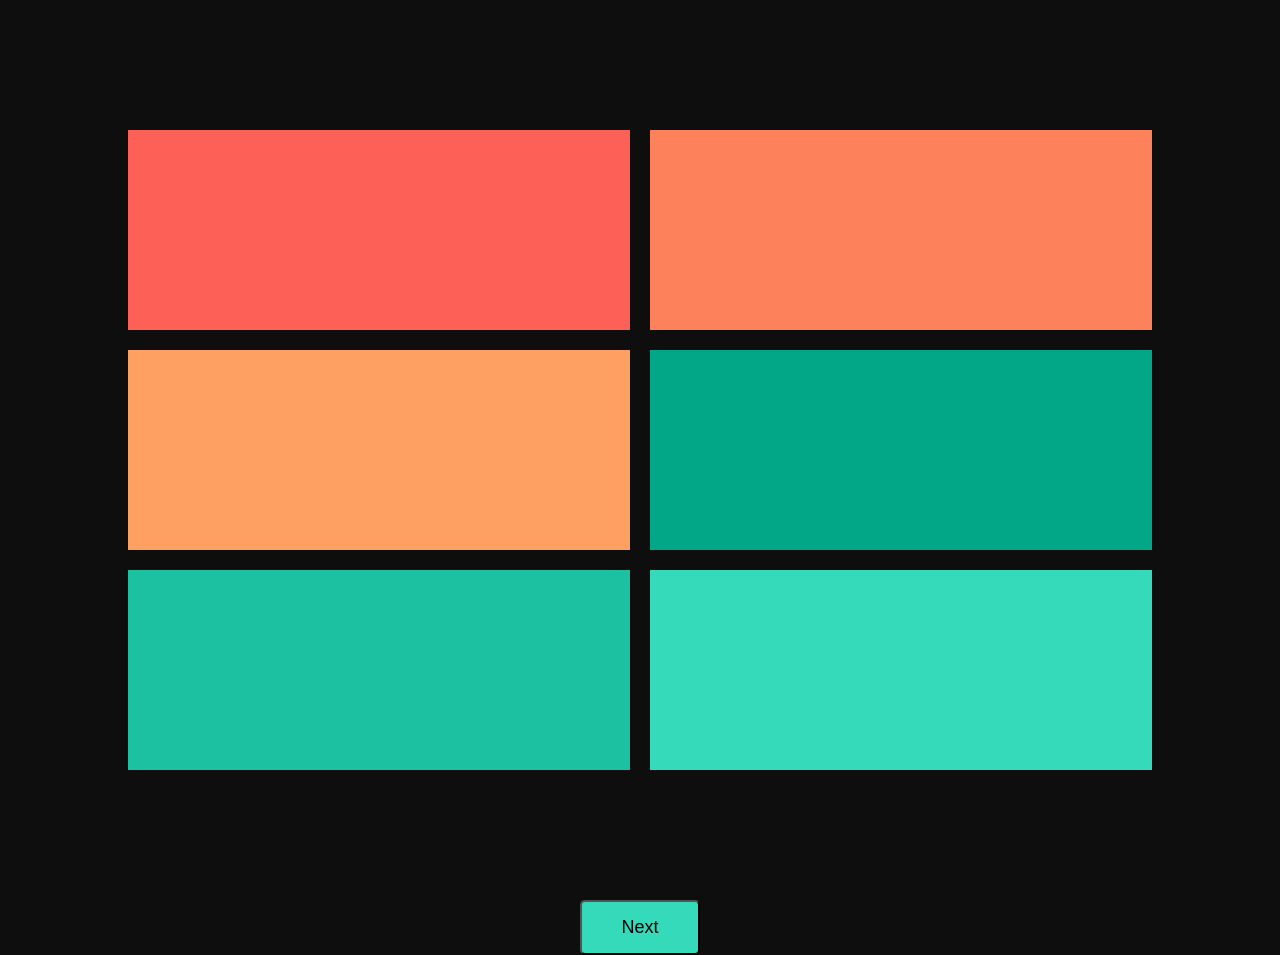
<file: index.html>
<!DOCTYPE html>
<html lang="en">
<head>
    <meta charset="UTF-8">
    <meta name="viewport" content="width=device-width, initial-scale=1.0">
    <title>Grid Layout Practice</title>
    <link rel="stylesheet" href="./styles/style.css">
</head>
<body>
    <div class="main-container">
        <div class="parent">
            <div class="children background-pink" id="child-1"></div>
            <div class="children background-light-pink" id="child-2"></div>
            <div class="children background-color-orange" id="child-3"></div>
            <div class="children background-color-light-green" id="child-4"></div>
            <div class="children background-color-blue" id="child-5"></div>
            <div class="children background-color-blue-light" id="child-6"></div>
        </div>
    </div>
    <div class="buttons">
        <a href="page2.html"><button class="nxt-btn">Next</button></a>
    </div>
</body>
</html>
</file>
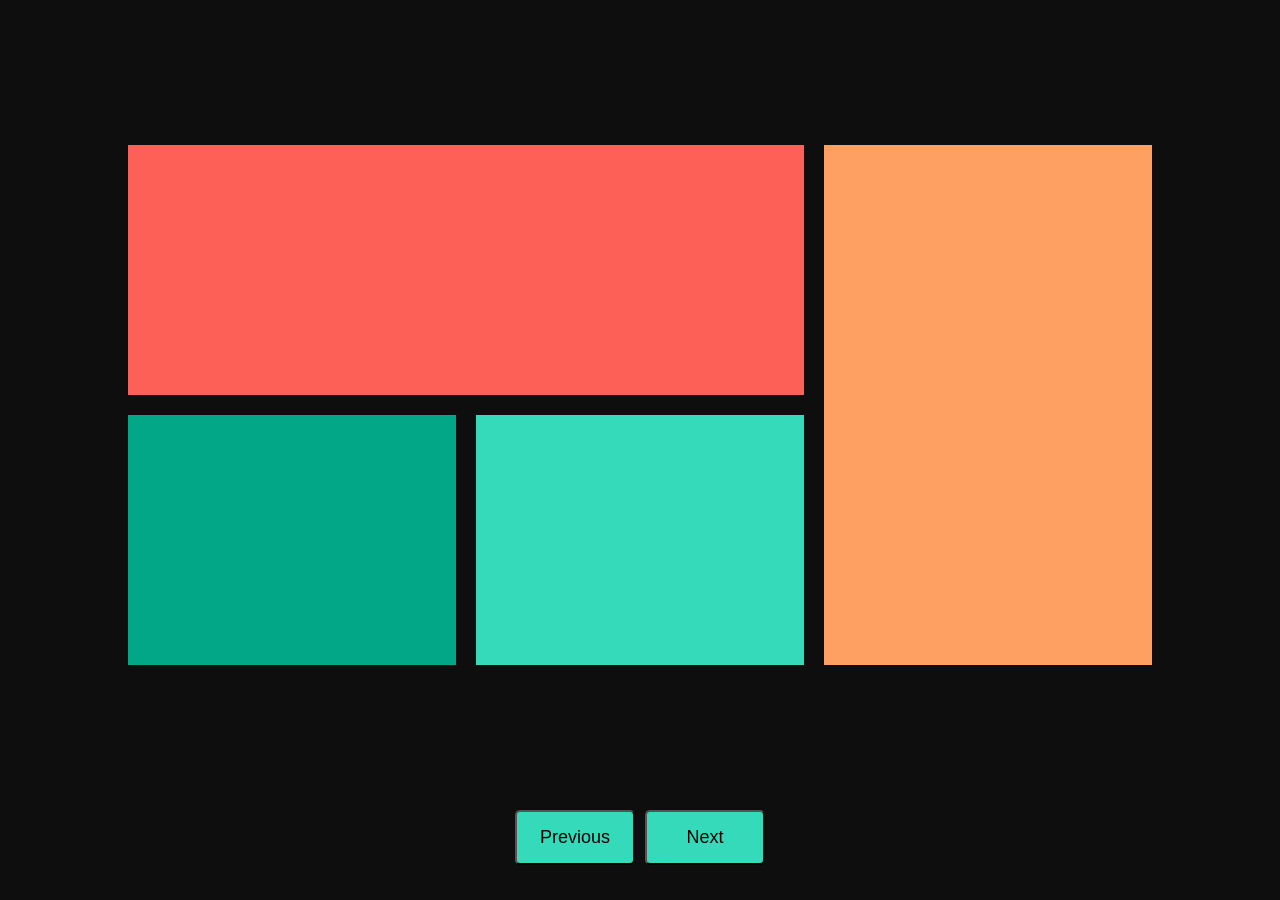
<file: page2.html>
<!DOCTYPE html>
<html lang="en">
<head>
    <meta charset="UTF-8">
    <meta name="viewport" content="width=device-width, initial-scale=1.0">
    <title>Grid Layout Practice</title>
    <link rel="stylesheet" href="./styles/style2.css">
</head>
<body>
    <div class="main-container">
        <div class="parent">
            <div class="children background-pink" id="child-1"></div>
            <div class="children background-color-orange" id="child-2"></div>
            <div class="children background-color-light-green" id="child-3"></div>
            <div class="children background-color-blue-light" id="child-4"></div>
        </div>
    </div>
    <div class="buttons">
        <a href="index.html"><button class="prev-btn">Previous</button></a>
        <a href="page3.html"><button class="nxt-btn">Next</button></a>
    </div>
  
</body>
</html>
</file>
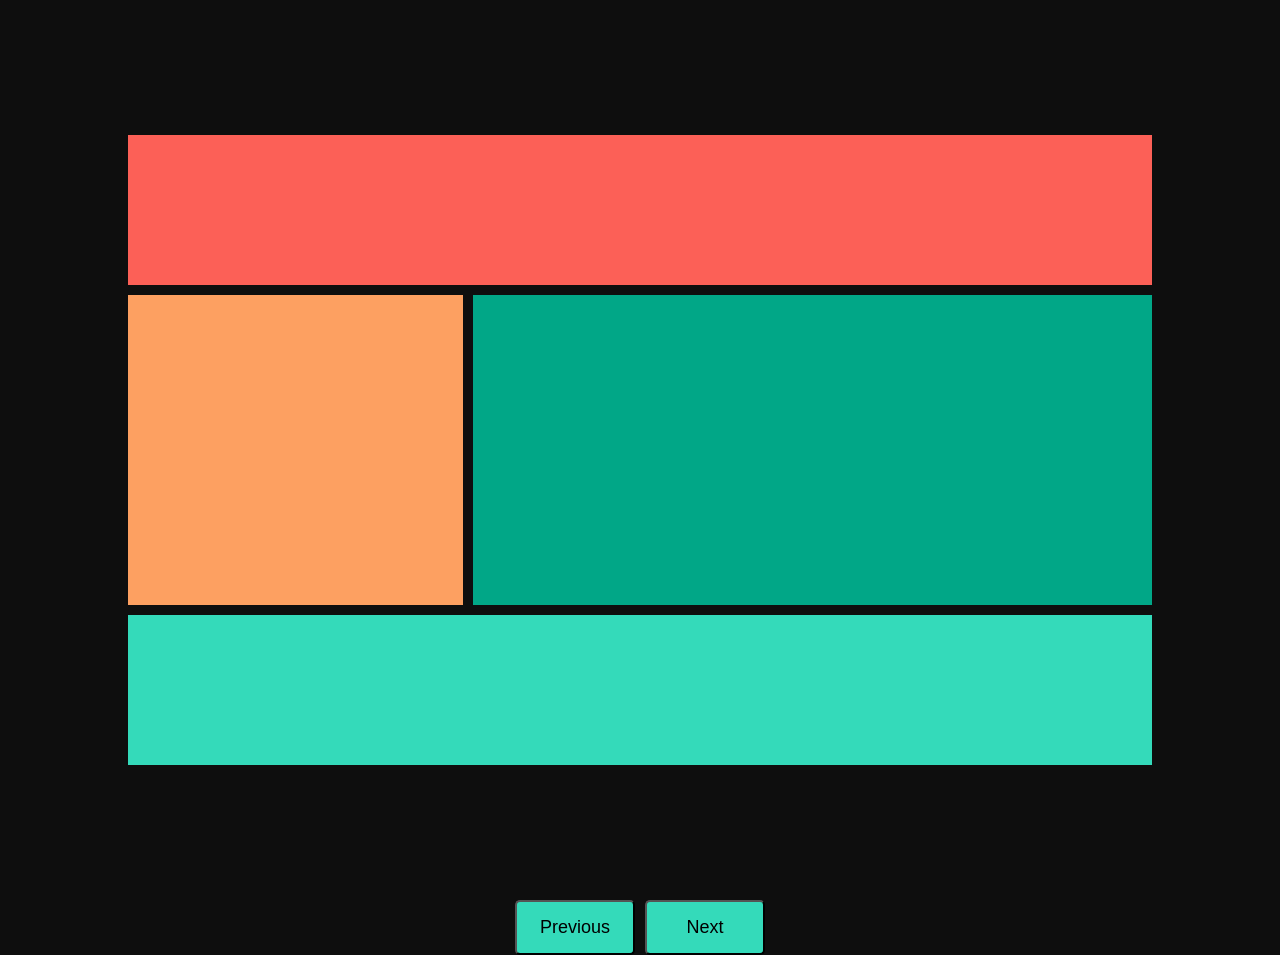
<file: page3.html>
<!DOCTYPE html>
<html lang="en">
<head>
    <meta charset="UTF-8">
    <meta name="viewport" content="width=device-width, initial-scale=1.0">
    <title>Grid Layout Practice</title>
    <link rel="stylesheet" href="./styles/style3.css">
</head>
<body>
    <div class="main-container">
        <div class="parent">
            <div class="children background-pink" id="child-1"></div>
            <div class="children background-color-orange" id="child-2"></div>
            <div class="children background-color-light-green" id="child-3"></div>
            <div class="children background-color-blue-light" id="child-4"></div>
        </div>
    </div>
    <div class="buttons">
        <a href="page2.html"><button class="prev-btn">Previous</button></a>
        <a href="page4.html"><button class="nxt-btn">Next</button></a>
    </div>
  
</body>
</html>
</file>
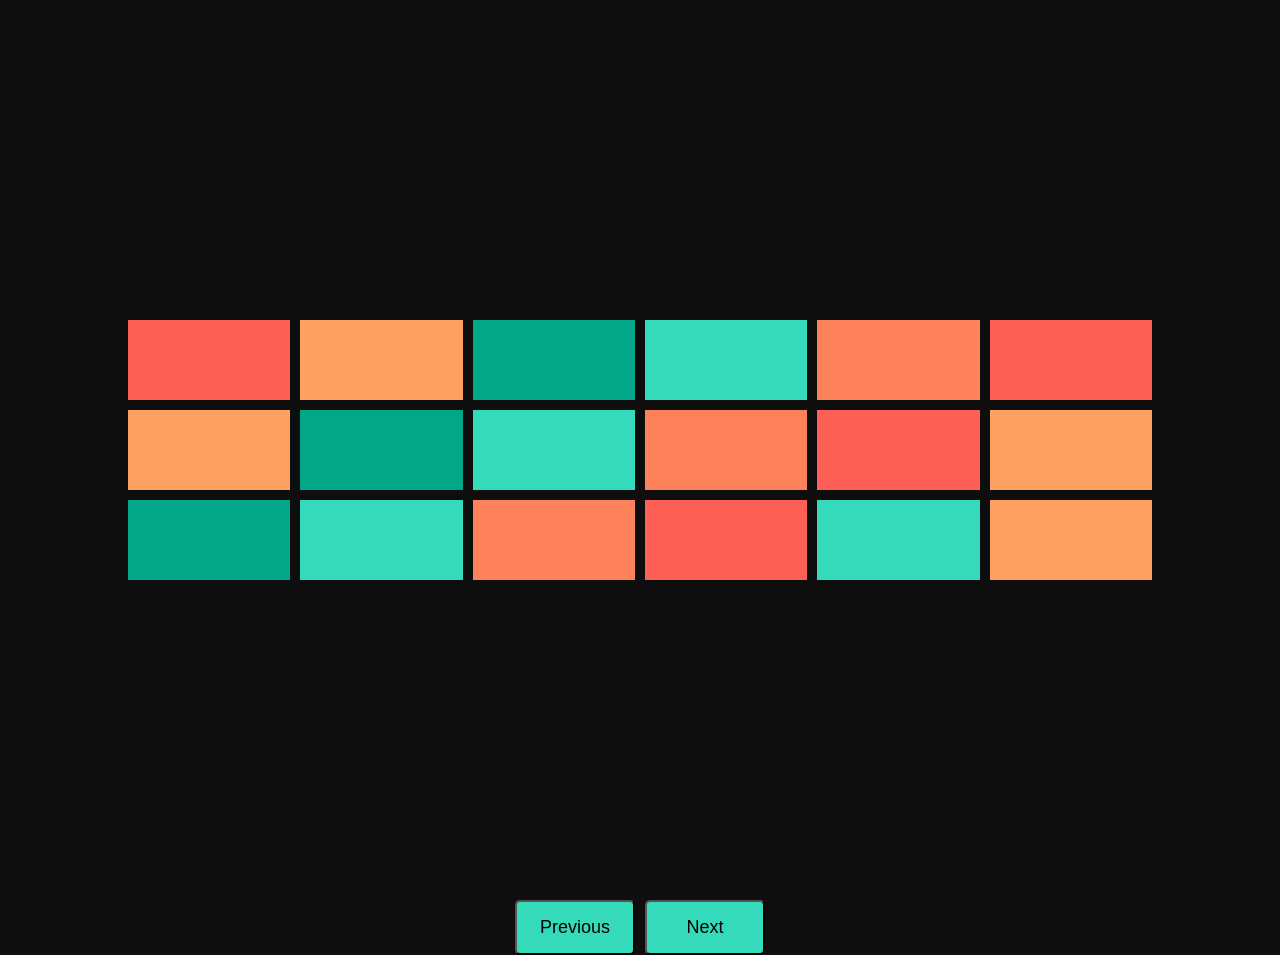
<file: page5.html>
<!DOCTYPE html>
<html lang="en">
<head>
    <meta charset="UTF-8">
    <meta name="viewport" content="width=device-width, initial-scale=1.0">
    <title>Grid Layout Practice</title>
    <link rel="stylesheet" href="./styles/style5.css">
</head>
<body>
    <div class="main-container">
        <div class="parent">
            <div class="children background-pink" id="child-1"></div>
            <div class="children background-color-orange" id="child-2"></div>
            <div class="children background-color-light-green" id="child-3"></div>
            <div class="children background-color-blue-light" id="child-4"></div>
            <div class="children background-light-pink" id="child-5"></div>
            <div class="children background-pink" id="child-6"></div>
            <div class="children background-color-orange" id="child-7"></div>
            <div class="children background-color-light-green" id="child-8"></div>
            <div class="children background-color-blue-light" id="child-9"></div>
            <div class="children background-light-pink" id="child-10"></div>
            <div class="children background-pink" id="child-11"></div>
            <div class="children background-color-orange" id="child-12"></div>
            <div class="children background-color-light-green" id="child-13"></div>
            <div class="children background-color-blue-light" id="child-14"></div>
            <div class="children background-light-pink" id="child-15"></div>
            <div class="children background-pink" id="child-16"></div>
            <div class="children background-color-blue-light" id="child-17"></div>
            <div class="children background-color-orange" id="child-18"></div>
        </div>
    </div>
    <div class="buttons">
        <a href="page4.html"><button class="prev-btn">Previous</button></a>
        <a href="page6.html"><button class="nxt-btn">Next</button></a>
    </div>
  
</body>
</html>
</file>
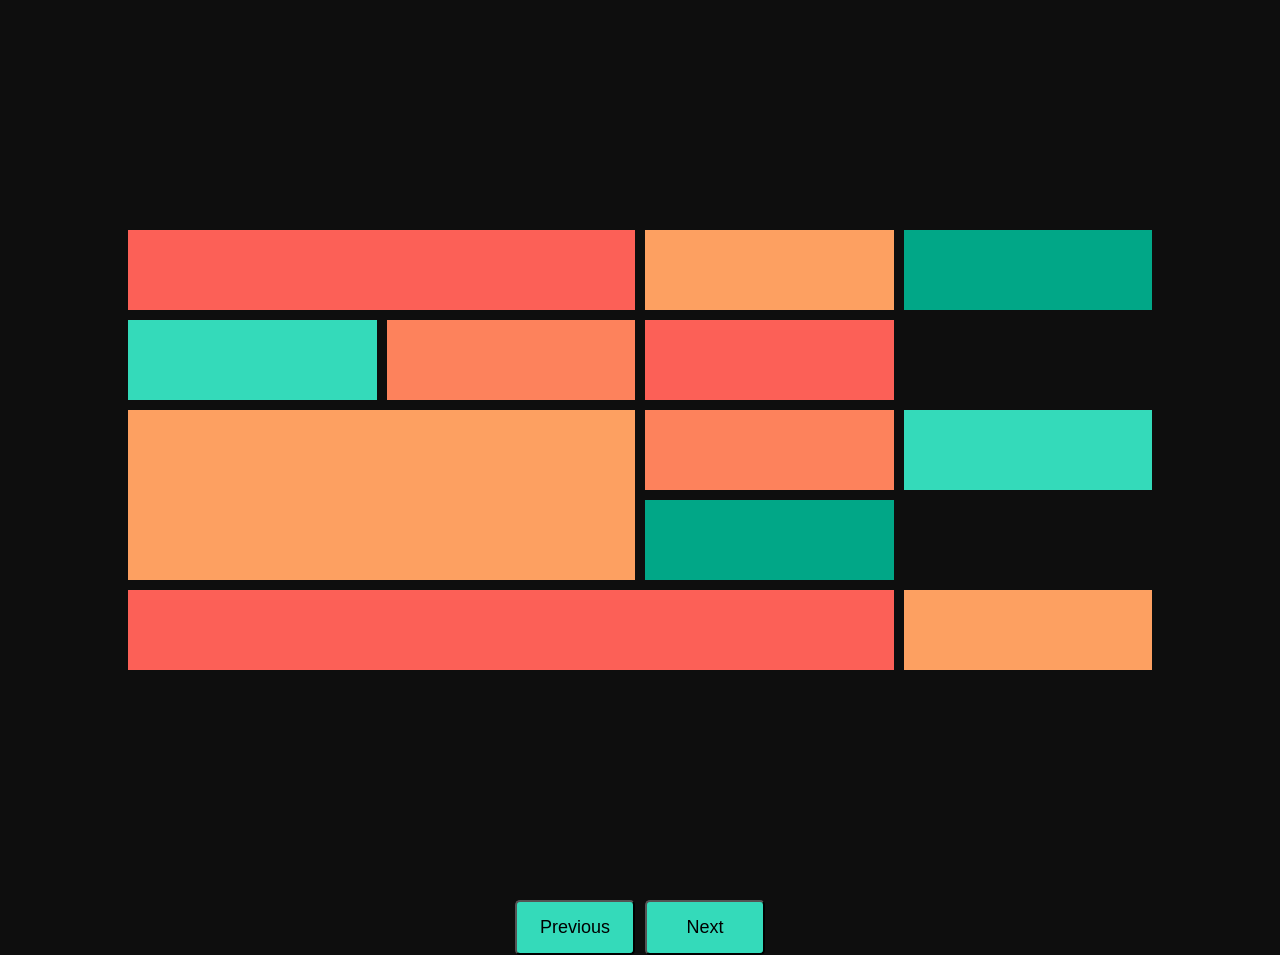
<file: page6.html>
<!DOCTYPE html>
<html lang="en">
<head>
    <meta charset="UTF-8">
    <meta name="viewport" content="width=device-width, initial-scale=1.0">
    <title>Grid Layout Practice</title>
    <link rel="stylesheet" href="./styles/style6.css">
</head>
<body>
    <div class="main-container">
        <div class="parent">
            <div class="children background-pink" id="child-1"></div>
            <div class="children background-color-orange" id="child-2"></div>
            <div class="children background-color-light-green" id="child-3"></div>
            <div class="children background-color-blue-light" id="child-4"></div>
            <div class="children background-light-pink" id="child-5"></div>
            <div class="children background-pink" id="child-6"></div>
            <div class="children background-color-orange" id="child-7"></div>
            <div class="children background-color-light-green" id="child-8"></div>
            <div class="children background-color-blue-light" id="child-9"></div>
            <div class="children background-light-pink" id="child-10"></div>
            <div class="children background-pink" id="child-11"></div>
            <div class="children background-color-orange" id="child-12"></div>
        </div>
    </div>
    <div class="buttons">
        <a href="page5.html"><button class="prev-btn">Previous</button></a>
        <a href="page7.html"><button class="nxt-btn">Next</button></a>
    </div>
  
</body>
</html>
</file>
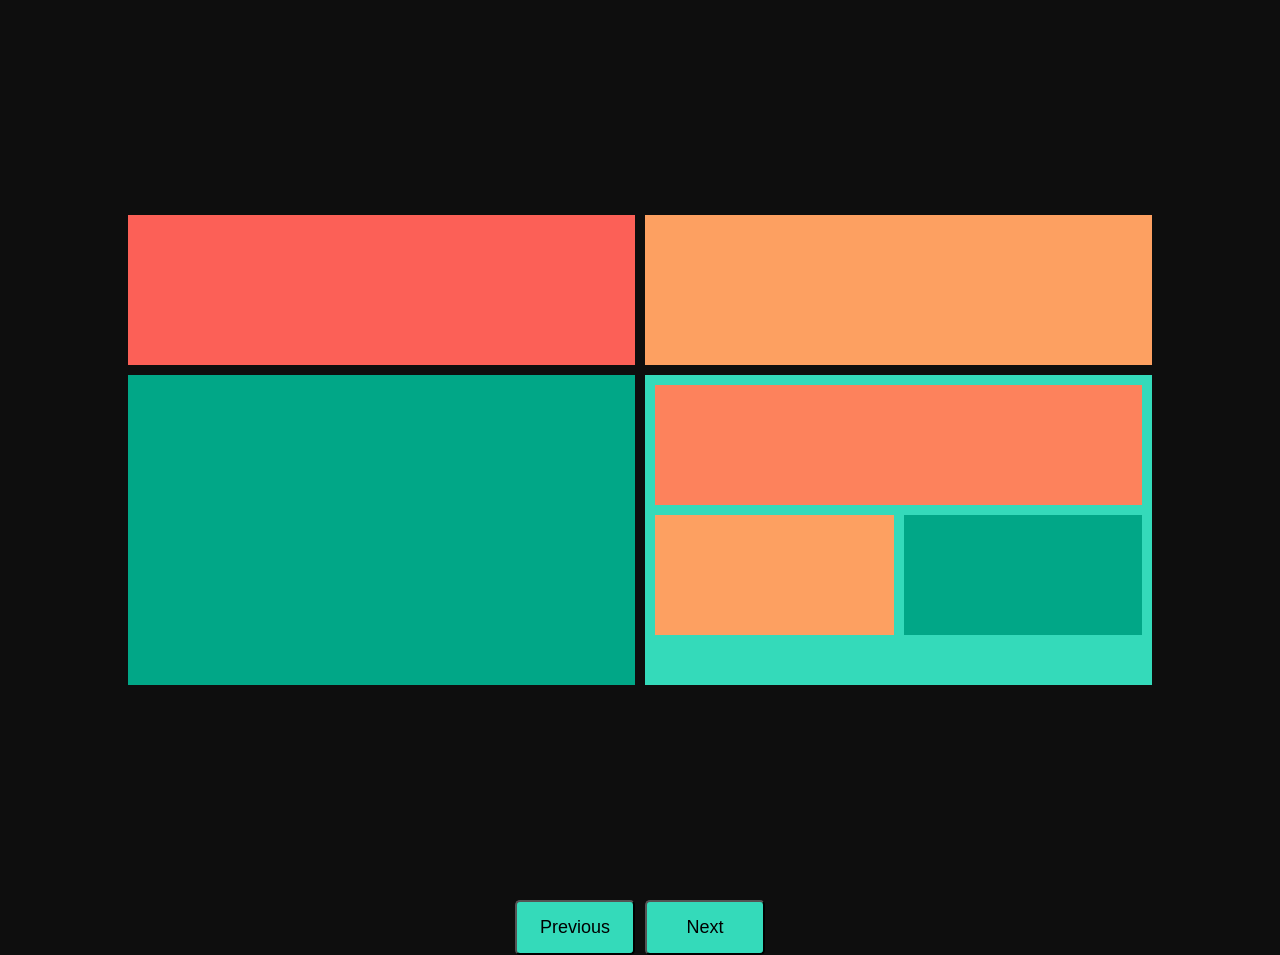
<file: page7.html>
<!DOCTYPE html>
<html lang="en">

<head>
    <meta charset="UTF-8">
    <meta name="viewport" content="width=device-width, initial-scale=1.0">
    <title>Grid Layout Practice</title>
    <link rel="stylesheet" href="./styles/style7.css">
</head>

<body>
    <div class="main-container">
        <div class="parent">
            <div class="children background-pink" id="child-1"></div>
            <div class="children background-color-orange" id="child-2"></div>
            <div class="children background-color-light-green" id="child-3"></div>
            <div class="children background-color-blue-light" id="child-4">
                    <div class="grandchild background-light-pink" id="grandchild-1"></div>
                    <div class="grandchild background-color-orange" id="grandchild-2"></div>
                    <div class="grandchild background-color-light-green" id="grandchild-3"></div>
            </div>
        </div>
    </div>
    <div class="buttons">
        <a href="page6.html"><button class="prev-btn">Previous</button></a>
        <a href="page8.html"><button class="nxt-btn">Next</button></a>
    </div>

</body>

</html>
</file>
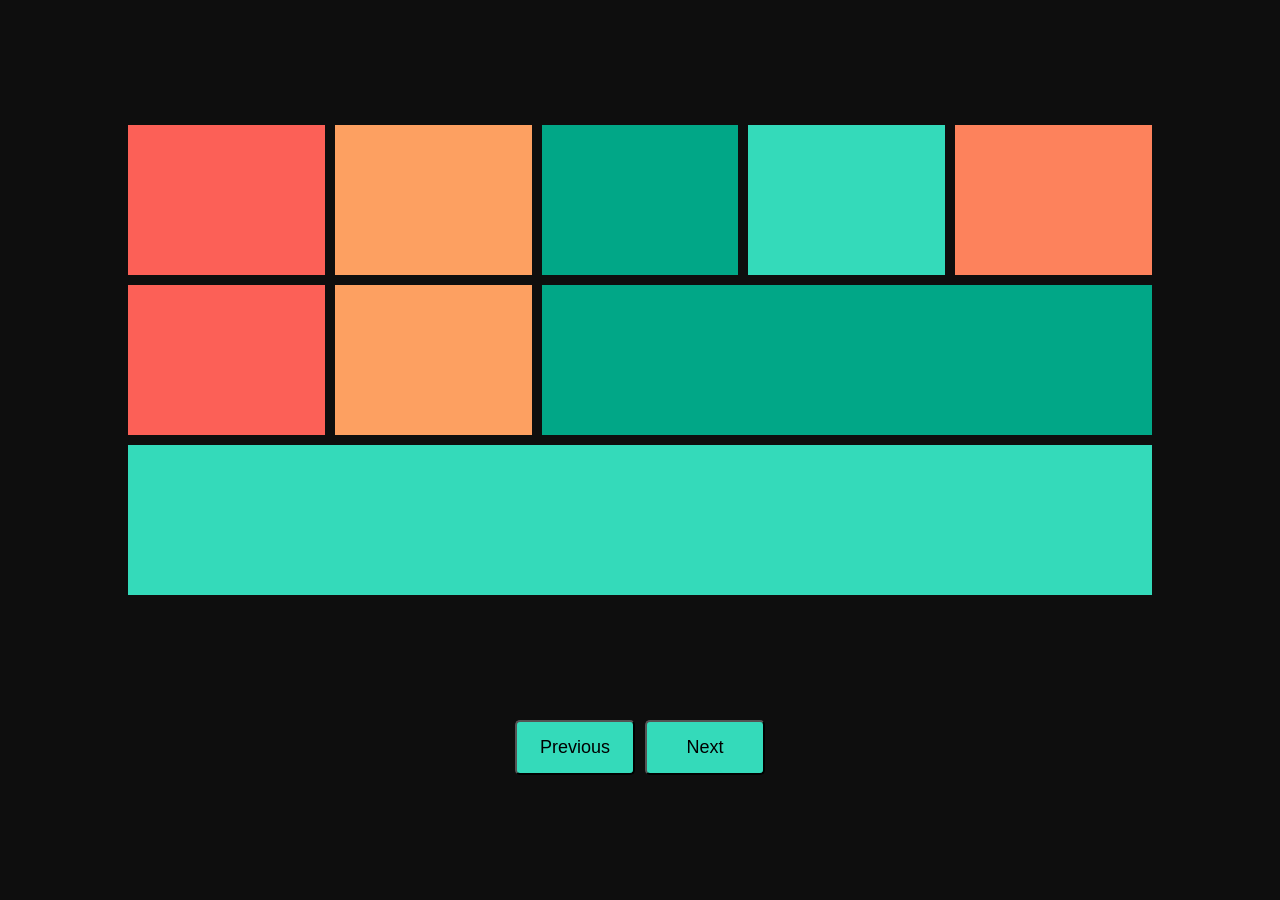
<file: page8.html>
<!DOCTYPE html>
<html lang="en">

<head>
    <meta charset="UTF-8">
    <meta name="viewport" content="width=device-width, initial-scale=1.0">
    <title>Grid Layout Practice</title>
    <link rel="stylesheet" href="./styles/style8.css">
</head>

<body>
    <div class="main-container">
        <div class="parent">
            <div class="children background-pink" id="child-1"></div>
            <div class="children background-color-orange" id="child-2"></div>
            <div class="children background-color-light-green" id="child-3"></div>
            <div class="children background-color-blue-light" id="child-4"></div>
            <div class="children background-light-pink" id="child-5"></div>
            <div class="children background-pink" id="child-6"></div>
            <div class="children background-color-orange" id="child-7"></div>
            <div class="children background-color-light-green" id="child-8"></div>
            <div class="children background-color-blue-light" id="child-9"></div>
        </div>
    </div>
    <div class="buttons">
        <a href="page7.html"><button class="prev-btn">Previous</button></a>
        <a href="page9.html"><button class="nxt-btn">Next</button></a>
    </div>

</body>
</html>
</file>
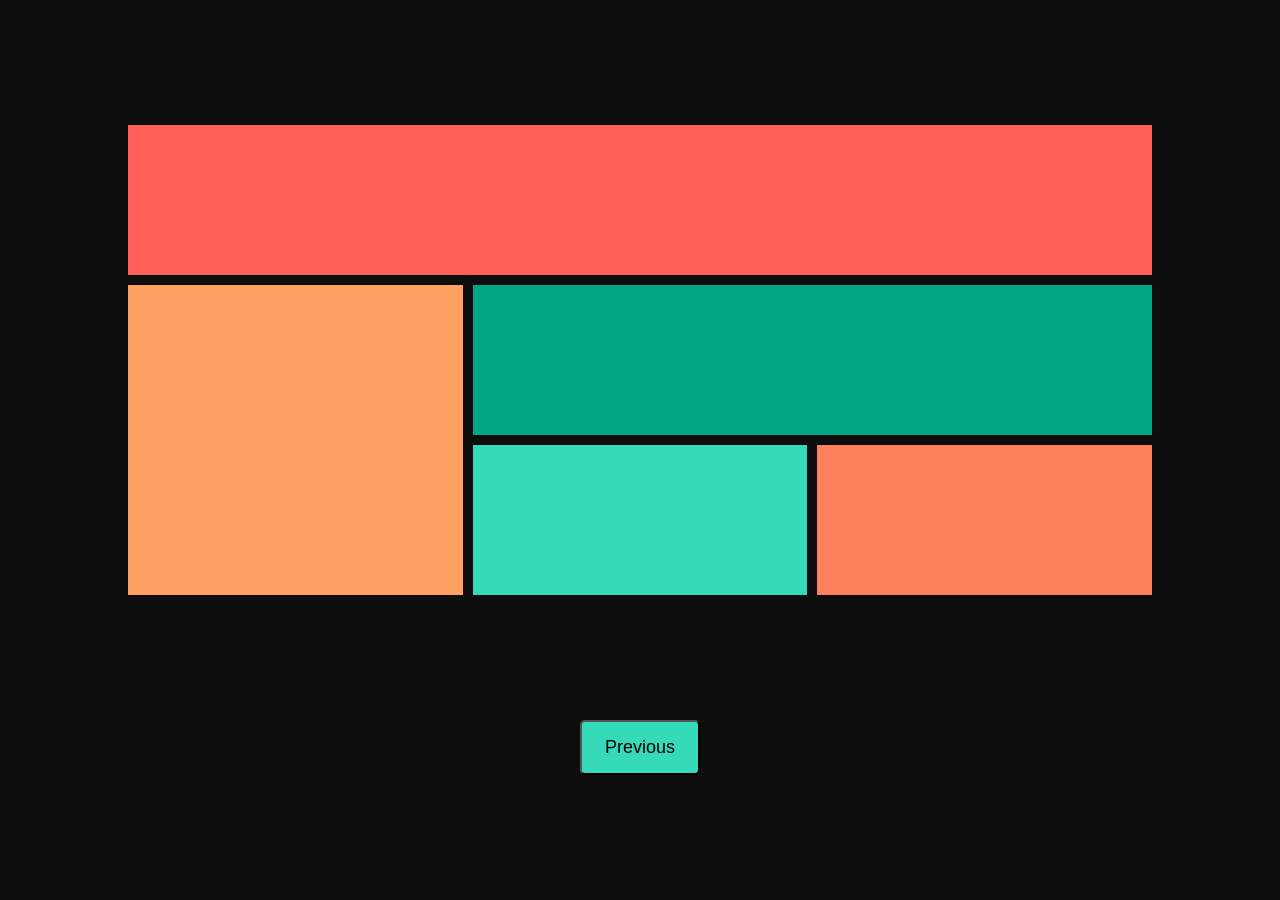
<file: page9.html>
<!DOCTYPE html>
<html lang="en">

<head>
    <meta charset="UTF-8">
    <meta name="viewport" content="width=device-width, initial-scale=1.0">
    <title>Grid Layout Practice</title>
    <link rel="stylesheet" href="./styles/style9.css">
</head>

<body>
    <div class="main-container">
        <div class="parent">
            <div class="children background-pink" id="child-1"></div>
            <div class="children background-color-orange" id="child-2"></div>
            <div class="children background-color-light-green" id="child-3"></div>
            <div class="children background-color-blue-light" id="child-4"></div>
            <div class="children background-light-pink" id="child-5"></div>
        </div>
    </div>
    <div class="buttons">
        <a href="page8.html"><button class="prev-btn">Previous</button></a>
    </div>

</body>

</html>
</file>
<file: styles/style.css>
* {
    margin: 0;
    padding: 0;
    box-sizing: border-box;
}

body {
    background-color: #0e0e0e;
    overflow-x: hidden;
}


.main-container {
    width: 100vw;
    height: 100vh; 
    display: flex;
    justify-content: center;
    align-items: center;
}



.parent {
    width: 80vw;
    display: grid;
    grid-template-columns: repeat(3, 1fr);
    grid-template-rows: repeat(2, 250px);
    gap: 20px;
}



.background-pink {
    background-color: #fc6057;
}

.background-light-pink {
    background-color: #fd825c;
}

.background-color-orange {
    background-color: #fda061;
}

.background-color-light-green {
    background-color: #01a787;
}

.background-color-blue {
    background-color: #1bc1a1;
}

.background-color-blue-light {
    background-color: #34daba;
}

button {
    padding: 15px 0;
    width: 120px;
    background-color: #34daba;
    font-family: 'Gill Sans', 'Gill Sans MT', Calibri, 'Trebuchet MS', sans-serif;
    font-size: 18px;
    border-radius: 5px;
    cursor: pointer;
}

.buttons a {
    text-decoration: none;
    color: #0e0e0e;
    
}

.buttons {
    display: flex;
    gap: 10px;
    justify-content: center;
    align-items: center;
}








@media(max-width: 1300px){
    .parent {
        width: 80vw;
        display: grid;
        grid-template-columns: repeat(2, 1fr);
        grid-template-rows: repeat(3, 200px);
        gap: 20px;
    }
}


@media(max-width: 900px) {
    .parent {
        width: 80vw;
        display: grid;
        grid-template-columns: repeat(1, 1fr);
        grid-template-rows: repeat(4, 200px);
        gap: 20px;
    }
}


@media(max-width: 640px) {
    .parent {
        width: 80vw;
        display: grid;
        grid-template-columns: repeat(1, 1fr);
        grid-template-rows: repeat(4, 150px);
        gap: 20px;
    }
}
</file>
<file: styles/style2.css>
* {
    margin: 0;
    padding: 0;
    box-sizing: border-box;
}

body {
    background-color: #0e0e0e;
}


.main-container {
    width: 100vw;
    height: 90vh; 
    display: flex;
    justify-content: center;
    align-items: center;
}

.parent {
    width: 80vw;
    display: grid;
    grid-template-columns: repeat(3, 1fr);
    grid-template-rows: repeat(2, 250px);
    gap: 20px;
}


#child-1 {
    grid-column: 1/3;
}

#child-2 {
    grid-column: 3/4;
    grid-row: 1/3;
}

.background-pink {
    background-color: #fc6057;
}

.background-color-orange {
    background-color: #fda061;
}
.background-color-light-green {
    background-color: #01a787;
}

.background-color-blue-light {
    background-color: #34daba;
}

button {
    padding: 15px 0;
    width: 120px;
    background-color: #34daba;
    font-family: 'Gill Sans', 'Gill Sans MT', Calibri, 'Trebuchet MS', sans-serif;
    font-size: 18px;
    border-radius: 5px;
    cursor: pointer;
}

.buttons a {
    text-decoration: none;
    color: #0e0e0e;
    
}

.buttons {
    display: flex;
    gap: 10px;
    justify-content: center;
    align-items: center;
}

@media(max-width: 1020px ) {
    .parent {
        width: 80vw;
        display: grid;
        grid-template-columns: repeat(2, 1fr);
        grid-template-rows: repeat(3, 200px);
        gap: 20px;
    }
    
    #child-1 {
        grid-column: auto;
    }
    
    #child-2 {
        grid-column: auto;
        grid-row: auto;
    }
}

@media(max-width: 640px) {
    .parent {
        width: 80vw;
        display: grid;
        grid-template-columns: repeat(1, 1fr);
        grid-template-rows: repeat(4, 100px);
        gap: 20px;
    }
    
}
</file>
<file: styles/style3.css>
* {
    margin: 0;
    padding: 0;
    box-sizing: border-box;
}

body {
    background-color: #0e0e0e;
}


.main-container {
    width: 100vw;
    height: 100vh; 
    display: flex;
    justify-content: center;
    align-items: center;
}

.parent {
    width: 80vw;
    display: grid;
    grid-template-columns: repeat(3, 1fr);
    grid-template-rows: repeat(4, 150px);
    gap: 10px;
}

#child-1 {
    grid-column: 1/4;
}

#child-2 {
    grid-row: 2/4;
}

#child-3 {
    grid-column: 2/4;
    grid-row: 2/4;
}

#child-4 {
    grid-column: 1/4;
}

.background-pink {
    background-color: #fc6057;
}

.background-color-orange {
    background-color: #fda061;
}
.background-color-light-green {
    background-color: #01a787;
}

.background-color-blue-light {
    background-color: #34daba;
}
button {
    padding: 15px 0;
    width: 120px;
    background-color: #34daba;
    font-family: 'Gill Sans', 'Gill Sans MT', Calibri, 'Trebuchet MS', sans-serif;
    font-size: 18px;
    border-radius: 5px;
    cursor: pointer;
}

.buttons a {
    text-decoration: none;
    color: #0e0e0e;
    
}

.buttons {
    display: flex;
    gap: 10px;
    justify-content: center;
    align-items: center;
}

@media(max-width: 1020px) {
    .parent {
        width: 80vw;
        display: grid;
        grid-template-columns: repeat(2, 1fr);
        grid-template-rows: repeat(4, 150px);
        gap: 10px;
    }
    
}

@media(max-width: 720px) {
    .parent {
        width: 80vw;
        display: grid;
        grid-template-columns: repeat(1, 1fr);
        grid-template-rows: repeat(5, 90px);
        gap: 10px;
    }

    #child-1 {
        grid-column: auto;
    }
    
    #child-2 {
        grid-row: auto;
    }
    
    #child-3 {
        grid-column: auto;
        grid-row: 2/4;
    }
    
    #child-4 {
        grid-column: auto;
    }
    
}
</file>
<file: styles/style5.css>
* {
    margin: 0;
    padding: 0;
    box-sizing: border-box;
}

body {
    background-color: #0e0e0e;
}


.main-container {
    width: 100vw;
    height: 100vh; 
    display: flex;
    justify-content: center;
    align-items: center;
}

.parent {
    width: 80vw;
    display: grid;
    grid-template-columns: repeat(6, 1fr);
    grid-template-rows: repeat(3, 80px);
    gap: 10px;
}









button {
    padding: 15px 0;
    width: 120px;
    background-color: #34daba;
    font-family: 'Gill Sans', 'Gill Sans MT', Calibri, 'Trebuchet MS', sans-serif;
    font-size: 18px;
    border-radius: 5px;
    cursor: pointer;
}

.buttons a {
    text-decoration: none;
    color: #0e0e0e;
    
}

.buttons {
    display: flex;
    gap: 10px;
    justify-content: center;
    align-items: center;
}






.background-pink {
    background-color: #fc6057;
}

.background-color-orange {
    background-color: #fda061;
}
.background-color-light-green {
    background-color: #01a787;
}

.background-color-blue-light {
    background-color: #34daba;
}

.background-color-blue {
    background-color: #1bc1a1;
}

.background-light-pink {
    background-color: #fd825c;
}

@media (max-width: 940px) {
    .parent {
        width: 80vw;
        display: grid;
        grid-template-columns: repeat(3, 1fr);
        grid-template-rows: repeat(6, 80px);
        gap: 10px;
    }
    
}
@media (max-width: 640px) {
    .parent {
        width: 80vw;
        display: grid;
        grid-template-columns: repeat(2, 1fr);
        grid-template-rows: repeat(9, 60px);
        gap: 10px;
    }
    
}
</file>
<file: styles/style6.css>
* {
    margin: 0;
    padding: 0;
    box-sizing: border-box;
}

body {
    background-color: #0e0e0e;
}


.main-container {
    width: 100vw;
    height: 100vh; 
    display: flex;
    justify-content: center;
    align-items: center;
}

.parent {
    width: 80vw;
    display: grid;
    grid-template-columns: repeat(4, 1fr);
    grid-template-rows: repeat(5, 80px);
    gap: 10px;
}

#child-1 {
    grid-column: 1/3;
}

#child-7 {
    grid-column: 1/3;
    grid-row: 3/5;
}

#child-8 {
    grid-row: 4/5;
    grid-column: 3/4;
}

#child-9 {
    grid-row: 3/4;
    grid-column: 4/5;
}

#child-10 {
    grid-column: 3/4;
    grid-row: 3/4;
}

#child-11 {
    grid-column: 1/4;
    grid-row: 5/6;
}

#child-12 {
    grid-column: 4/5;
    grid-row: 5/6;
}



button {
    padding: 15px 0;
    width: 120px;
    background-color: #34daba;
    font-family: 'Gill Sans', 'Gill Sans MT', Calibri, 'Trebuchet MS', sans-serif;
    font-size: 18px;
    border-radius: 5px;
    cursor: pointer;
}

.buttons a {
    text-decoration: none;
    color: #0e0e0e;
    
}

.buttons {
    display: flex;
    gap: 10px;
    justify-content: center;
    align-items: center;
}

.background-pink {
    background-color: #fc6057;
}

.background-color-orange {
    background-color: #fda061;
}
.background-color-light-green {
    background-color: #01a787;
}

.background-color-blue-light {
    background-color: #34daba;
}

.background-color-blue {
    background-color: #1bc1a1;
}

.background-light-pink {
    background-color: #fd825c;
}


@media (max-width: 740px) {
    .parent {
        width: 80vw;
        display: grid;
        grid-template-columns: repeat(3, 1fr);
        grid-template-rows: repeat(5, 80px);
        gap: 10px;
    }
}
</file>
<file: styles/style7.css>
* {
    margin: 0;
    padding: 0;
    box-sizing: border-box;
}

body {
    background-color: #0e0e0e;
}


.main-container {
    width: 100vw;
    height: 100vh; 
    display: flex;
    justify-content: center;
    align-items: center;
}

.parent {
    width: 80vw;
    display: grid;
    grid-template-columns: repeat(2, 1fr);
    grid-template-rows: repeat(3, 150px);
    gap: 10px;
}


#child-3 {
    grid-row: 2/4;
}

#child-4 {
    gap: 10px;
    padding: 10px;
    grid-row: 2/4;
    display: grid;
    grid-template-columns: repeat(2,1fr);
    grid-template-rows: repeat(2, 120px);
}



#grandchild-1 {
    grid-column: 1/3;
}







button {
    padding: 15px 0;
    width: 120px;
    background-color: #34daba;
    font-family: 'Gill Sans', 'Gill Sans MT', Calibri, 'Trebuchet MS', sans-serif;
    font-size: 18px;
    border-radius: 5px;
    cursor: pointer;
}

.buttons a {
    text-decoration: none;
    color: #0e0e0e;
    
}

.buttons {
    display: flex;
    gap: 10px;
    justify-content: center;
    align-items: center;
}






.background-pink {
    background-color: #fc6057;
}

.background-color-orange {
    background-color: #fda061;
}
.background-color-light-green {
    background-color: #01a787;
}

.background-color-blue-light {
    background-color: #34daba;
}

.background-color-blue {
    background-color: #1bc1a1;
}

.background-light-pink {
    background-color: #fd825c;
}
</file>
<file: styles/style8.css>
* {
    margin: 0;
    padding: 0;
    box-sizing: border-box;
}

body {
    background-color: #0e0e0e;
}


.main-container {
    width: 100vw;
    height: 80vh; 
    display: flex;
    justify-content: center;
    align-items: center;
}

.parent {
    width: 80vw;
    display: grid;
    grid-template-columns: repeat(5,1fr);
    grid-template-rows: repeat(3, 150px);
    gap: 10px;
}


#child-8 {
    grid-column: 3/6;
}

#child-9 {
    grid-column: 1/6;
}



button {
    padding: 15px 0;
    width: 120px;
    background-color: #34daba;
    font-family: 'Gill Sans', 'Gill Sans MT', Calibri, 'Trebuchet MS', sans-serif;
    font-size: 18px;
    border-radius: 5px;
    cursor: pointer;
}

.buttons a {
    text-decoration: none;
    color: #0e0e0e;
    
}

.buttons {
    display: flex;
    gap: 10px;
    justify-content: center;
    align-items: center;
}






.background-pink {
    background-color: #fc6057;
}

.background-color-orange {
    background-color: #fda061;
}
.background-color-light-green {
    background-color: #01a787;
}

.background-color-blue-light {
    background-color: #34daba;
}

.background-color-blue {
    background-color: #1bc1a1;
}

.background-light-pink {
    background-color: #fd825c;
}


@media(max-width:780px) {
    .parent {
        width: 80vw;
        display: grid;
        grid-template-columns: repeat(3,1fr);
        grid-template-rows: repeat(3, 150px);
        gap: 10px;
    }

    #child-8 {
        grid-column: auto;
    }
    
    #child-9 {
        grid-column: auto;
    }
    
    
}

@media(max-width:640px) {
    .parent {
        width: 80vw;
        display: grid;
        grid-template-columns: repeat(1,1fr);
        grid-template-rows: repeat(9, 50px);
        gap: 10px;
    }

    #child-8 {
        grid-column: auto;
    }
    
    #child-9 {
        grid-column: auto;
    }
    
    
}
</file>
<file: styles/style9.css>
* {
    margin: 0;
    padding: 0;
    box-sizing: border-box;
}

body {
    background-color: #0e0e0e;
}


.main-container {
    width: 100vw;
    height: 80vh; 
    display: flex;
    justify-content: center;
    align-items: center;
}

.parent {
    width: 80vw;
    display: grid;
    grid-template-columns: repeat(3, 1fr);
    grid-template-rows: repeat(3, 150px);
    gap: 10px;
}

#child-1 {
    grid-column: 1/4;
}

#child-2 {
    grid-row: 2/4;
}

#child-3 {
    grid-column: 2/4;
}




button {
    padding: 15px 0;
    width: 120px;
    background-color: #34daba;
    font-family: 'Gill Sans', 'Gill Sans MT', Calibri, 'Trebuchet MS', sans-serif;
    font-size: 18px;
    border-radius: 5px;
    cursor: pointer;
}

.buttons a {
    text-decoration: none;
    color: #0e0e0e;
    
}

.buttons {
    display: flex;
    gap: 10px;
    justify-content: center;
    align-items: center;
}






.background-pink {
    background-color: #fc6057;
}

.background-color-orange {
    background-color: #fda061;
}
.background-color-light-green {
    background-color: #01a787;
}

.background-color-blue-light {
    background-color: #34daba;
}

.background-color-blue {
    background-color: #1bc1a1;
}

.background-light-pink {
    background-color: #fd825c;
}
</file>
